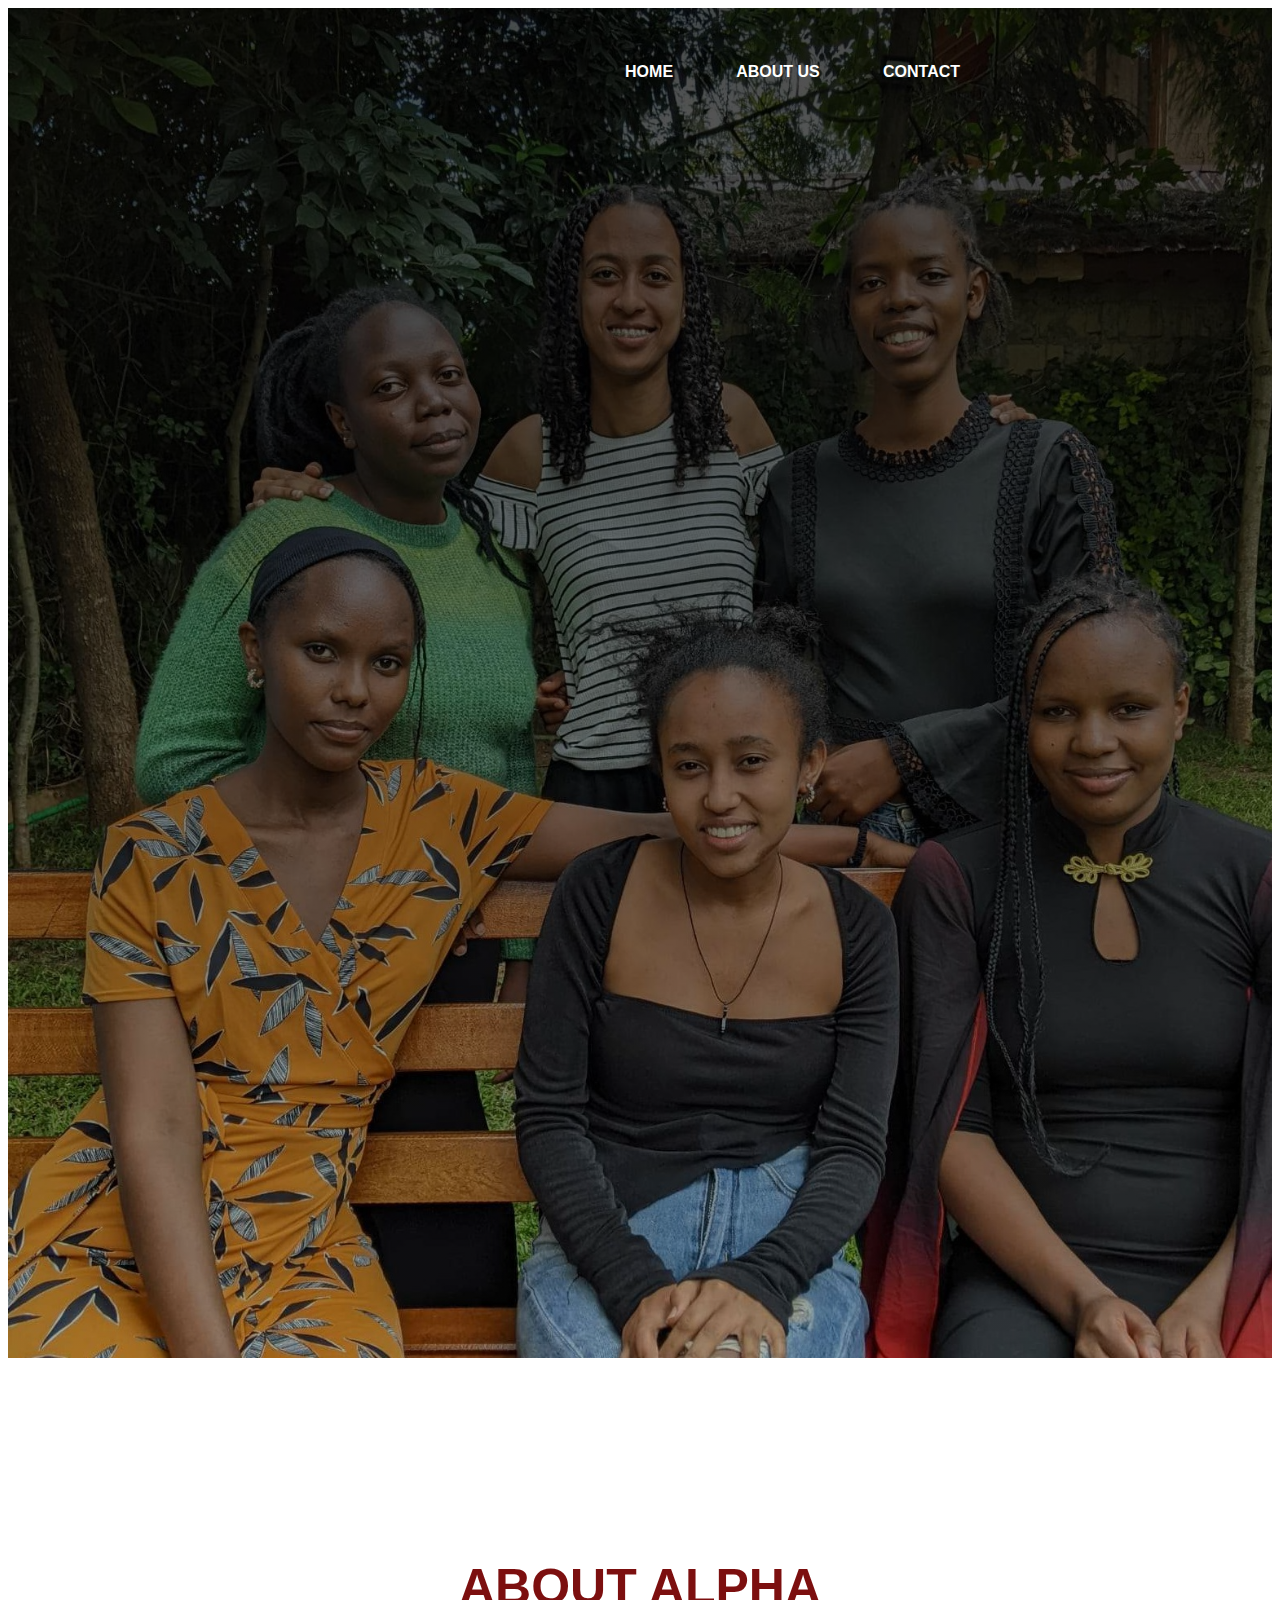
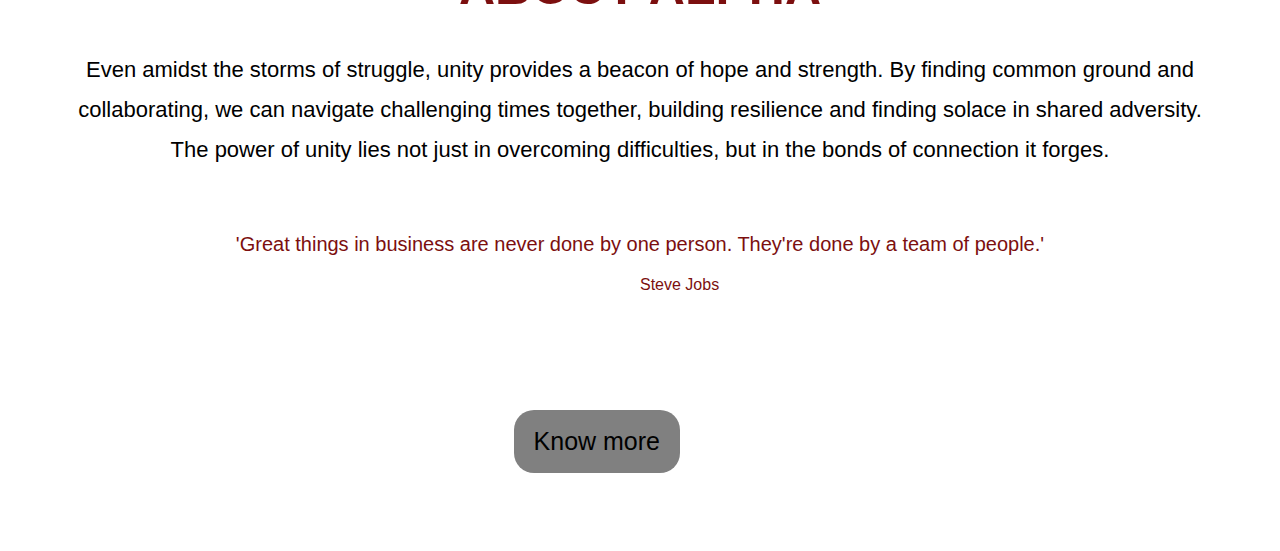
<file: about.html>
<!DOCTYPE html>
<html lang="en">

<head>
    <meta charset="UTF-8">
    <meta name="viewport" content="width=device-width, initial-scale=1.0">
    <link rel="stylesheet" href="about.css">
    <title>About us</title>
</head>

<body>
    <header>
        <div class="navbar">
            <a href="index.html">HOME </a>
            <a href="about.html">ABOUT US</a>
            <a href="contact">CONTACT</a>
        </div>
    </header>
    <div class="about-us">
        <!-- <div class="alpha-image">
            <img src="images/group pic.jpg">
        </div> -->
        <div class="alpha">
            <h1>ABOUT ALPHA</h1>
            <p>Even amidst the storms of struggle, unity provides a beacon of hope and strength. By finding common
                ground and<br> collaborating, we can navigate challenging times together, building resilience and
                finding solace in shared adversity.<br> The power of unity lies not just in overcoming difficulties,
                but in the bonds of connection it forges.
            </p>
        </div>

    </div>
    <p id="unity-quote">'Great things in business are never done by one person. They're done by a team of people.' </p>
    <p id="steve">Steve Jobs</p>


    <button onclick="myFunction()">Know more</button>
    <div id="personal-info">
        <div class="adeday-info">
            <div class="image">
                <img src="images/adeday.jpg">
            </div>
            <div class="adu-content">
                <p>I'm a determined and compassionate software engineer student who's deeply motivated by purpose,
                    resilience, and service. My journey has been shaped by both challenges and hope growing up in a
                    large family, facing the impacts of war, and still choosing to move forward with strength and
                    vision.<br><br> I'm passionate about using technology to solve real-world problems, especially in
                    under-resourced communities. That's why I dedicate time each week to self-study, community service,
                    and learning about sustainable energy and innovation. I believe knowledge should uplift, and I want
                    to be part of building a future where access, education, and technology go hand in hand.<br><br>
                    Each step I take, no matter how hard or slow, is part of a bigger dream to become not just skilled
                    technologist, but a force for good in my community and beyond. </p>
                <P id="first-author">ADEDAY HAFTU</P>
            </div>
        </div>
        <div class="queen-info">
            <div class="queen-content">
                <p>I'm passionate software engineering student with a curious mind and a love for continuous
                    learning.
                    I'm especially drawn to the world of problem solving.<br> Where she enjoys tackling challenges with
                    creativity and logic.<br> Whether it's debugging a tricky piece of code or designing efficient<br>
                    algoriyhms, I thrives when there's a puzzle to besolved. <br><br>Outside of programming, I am an
                    avid
                    reader, finding joy in stories that spark imagination or deepen her understanding of the world.
                    My
                    love for books also helps me think critically and see problems form multiple perspectives like<br> a
                    skill that greatly enhances her technical work. <br><br>Driven, thoughtful, and insightful, I
                    balance my
                    technical expertise with a reflective and inquisitive nature, making me a well-rounded learner
                    <br>and
                    a
                    promising future engineer.
                </p>
                <P id="second-author">KEZA QUEEN</P>
            </div>
            <div class="image">
                <img src="images/queen.jpg">
            </div>
        </div>
        <div class="marion-info">
            <div class="image">
                <img src="images/marion.jpg">
            </div>
            <div class="marion-content">
                <p>I'm an ambitious software engineering student who believes that excellence is built<br> through
                    consistence habits and daily growth. I'm not just learning to code, I'm <br>developing the
                    discipline to
                    become a thoughtful and impactful engineer.<br> Whether it's dedicating an hour each morning to
                    learning
                    a new framework<br> or reviewing code before bed, I treat her routine as the foundation of my
                    success.
                    <br><br>I'm passionate about self-improvement, often tracking my progress through journaling and
                    setting<br>
                    weekly goals. My love for structure doesn't make her rigid in fact, it fuels my creativity. With
                    every<br> habit I builds, I become more confident in tackling both technical challenges and personal
                    milstones. <br><br> Beyond the screen, I enjoy quiet mornings with a book, long walks to reflect,
                    and<br>
                    listening to podcasts that sharpen her mindset. I proof that success isn't a moment. <br>It's a
                    habit,
                    and she's building her future one intentional step at a time.
                </p>
                <P id="third-author">MARION NYAEISANGA</P>
            </div>
        </div>
        <div class="mildred-info">
            <div class="mildred-content">
                <p>I'm a thoughtfull and resilient software engineering student who approaches learning with patience,
                    purpose, and mindfulness. I don't just try to get things done quickly, I take my time to understand
                    concepts deeply and reflect on how they apply in the real world.<br><br> One of the habits that
                    shapes me most is daily reflection. Whether I'm journaling, meditating, or taking evening walks, I
                    make space to process my thoughts and stay grounded. This practice helps me move with intention,
                    both in life and in my work.<br><br>Alongside my technical studies, I read philosophy and psychology
                    to expand how I think </p>
                <P id="fourth-author">MILDRED OSEBE OCHOKI</P>
            </div>
            <div class="image">
                <img src="images/group pic.jpg">
            </div>

        </div>
        <div class="hani-info">
            <div class="image">
                <img src="images/hani.jpg">
            </div>
            <div class="hani-content">
                <p>I'm Hani, a passionate and curious software engineering student who trives on<br> exploration and
                    hands-on learning. I love diving into new technologies , experimenting with tools and , figuring
                    things out by building, breaking and, rebuilding. For me, learning happens best when I'm actively
                    engaged, not just reading about code, but creating with it.<br><br> One of my core habits is setting
                    weekly challenges for myself like building a small app, solving a set of algorithm problems, or
                    contributing to an open-source project. These personal goals keep me sharp and motivated. I also
                    keep a digital log of what I learn each week, which helps me track progress and stay
                    inspired<br><br> Outside of tech, I make time for things that fuel my curiosity like documentaries,
                    learning new languages, and connecting with people from different backgrounds. These experiences
                    shape how I think and code, helping me build software that's not only functional but also inclusive
                    and globally aware.</p>
                <P id="fifth-author">HANI AZANAW</P>
            </div>
        </div>
        <div class="sharley-info">
            <div class="sharley-content">
                <p>I'm a focused and detail-oriented software engineering student who believes that consistency and
                    precision are keys to success. I'm someone who pays attention to the little thingsin code, in
                    design, and in how people work together. I take pride in writing clean, readable code and in
                    understanding systems fromthe inside out.<br><br> One of my strongest habits is daily review and
                    revision. Each evening, I go over what I've learned, refactor a bit of old code, or revisit a
                    problem I didn't fully solve.It's my way of reinforcing knowledge and getting a bit better each day.
                    I also enjoy creating organized study plans and sticking to them, structure helpsme stay on track
                    without feeling overwhelmed.<br><br> Outside the classroom, I love organizing coding study groups
                    and helping others troubleshoot. Teaching and collaborating have become habits too. </p>
                <P id="six-author">SHIRLEY ABWOI</P>
            </div>
            <div class="image">
                <img src="images/sharley.jpg">
            </div>

        </div>

    </div>
    <script>
        function myFunction() {
            var x = document.getElementById("personal-info");
            if (x.style.display === "none") {
                x.style.display = "block";
            } else {
                x.style.display = "none";
            }
        }
    </script>
</body>

</html>
</file>
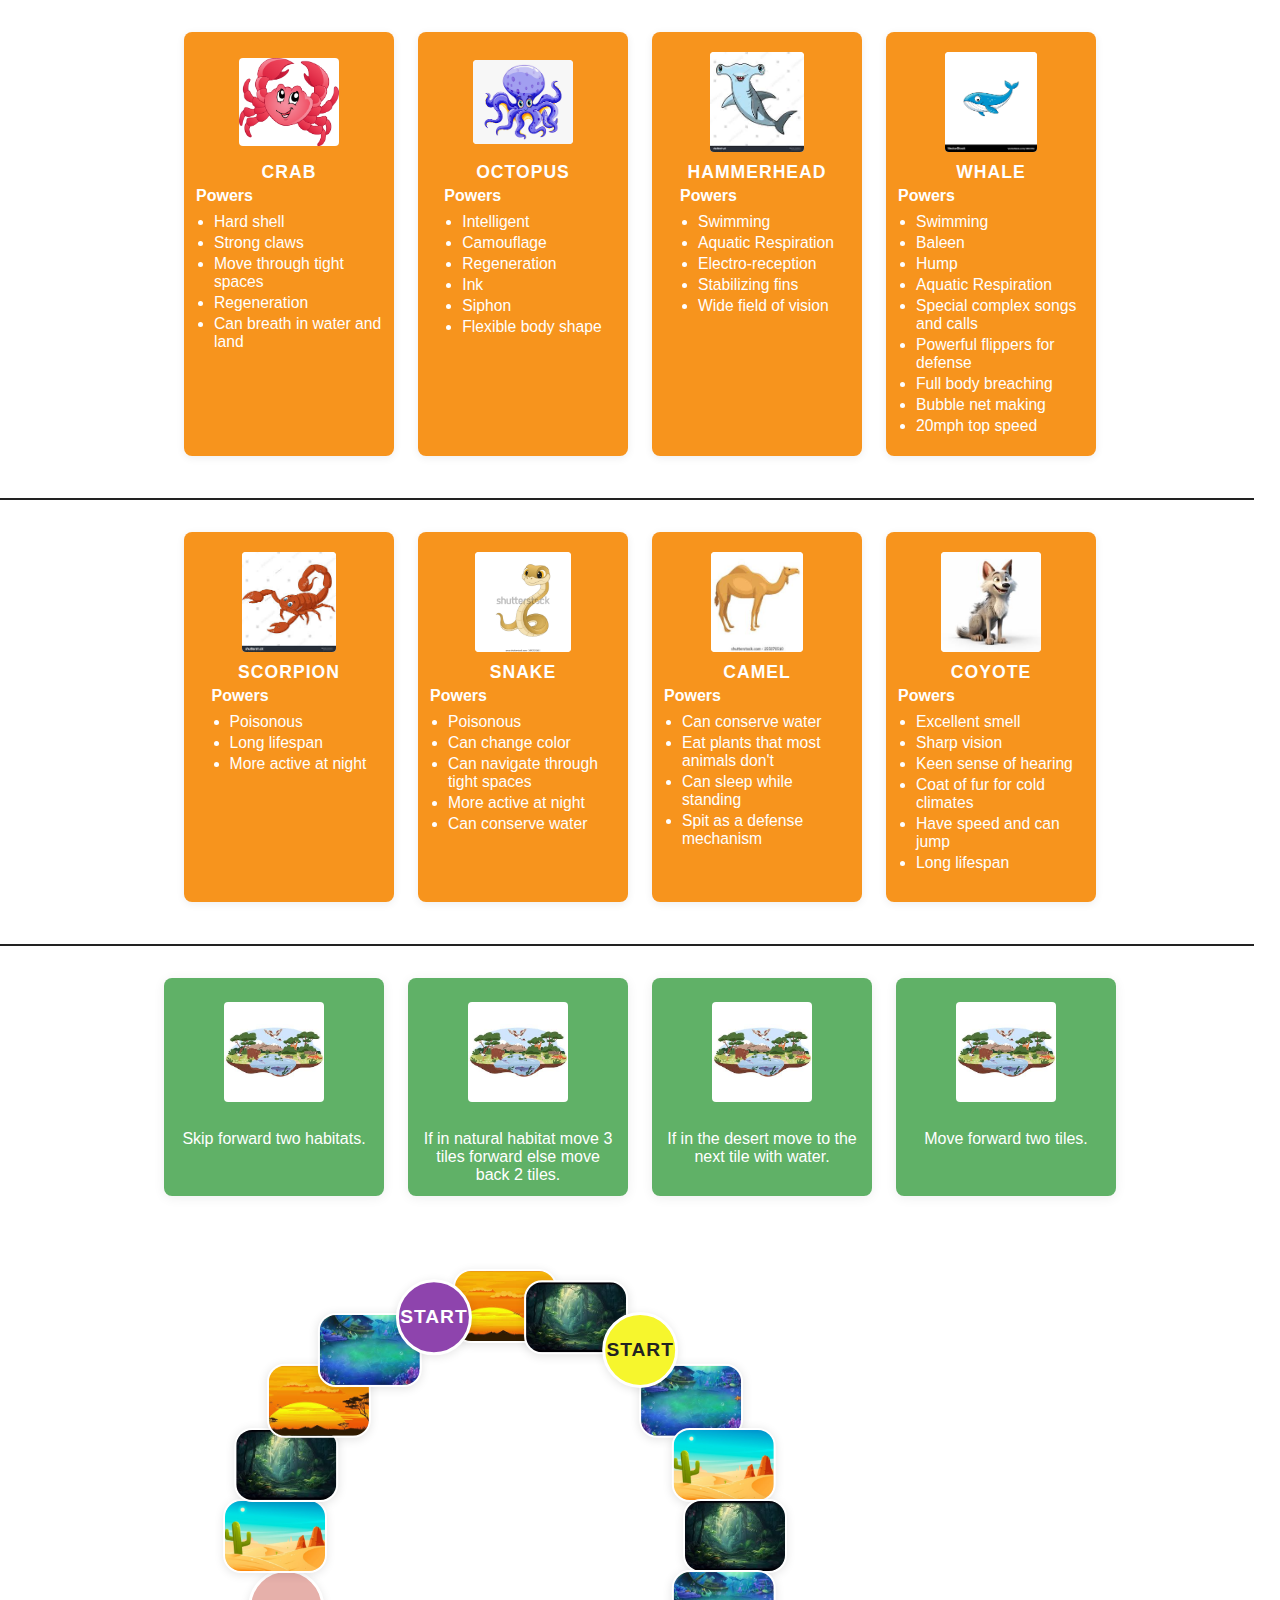
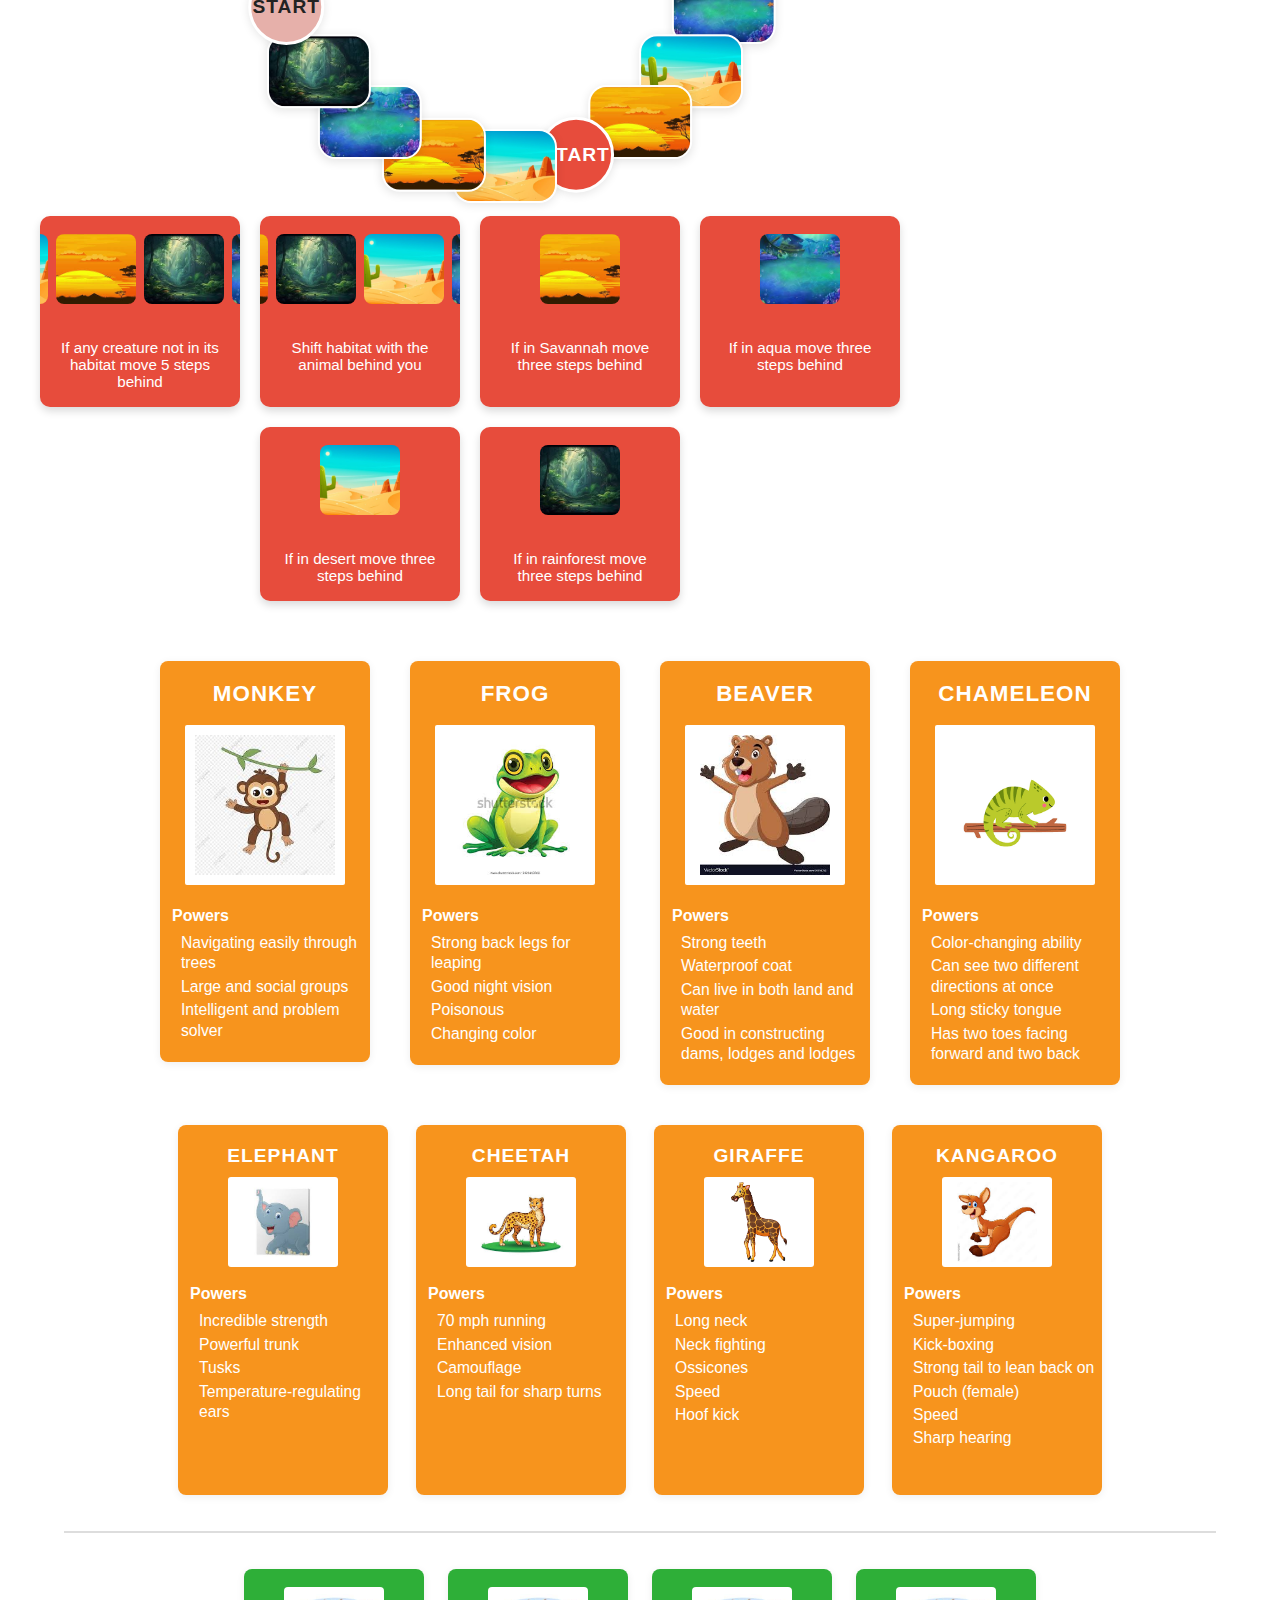
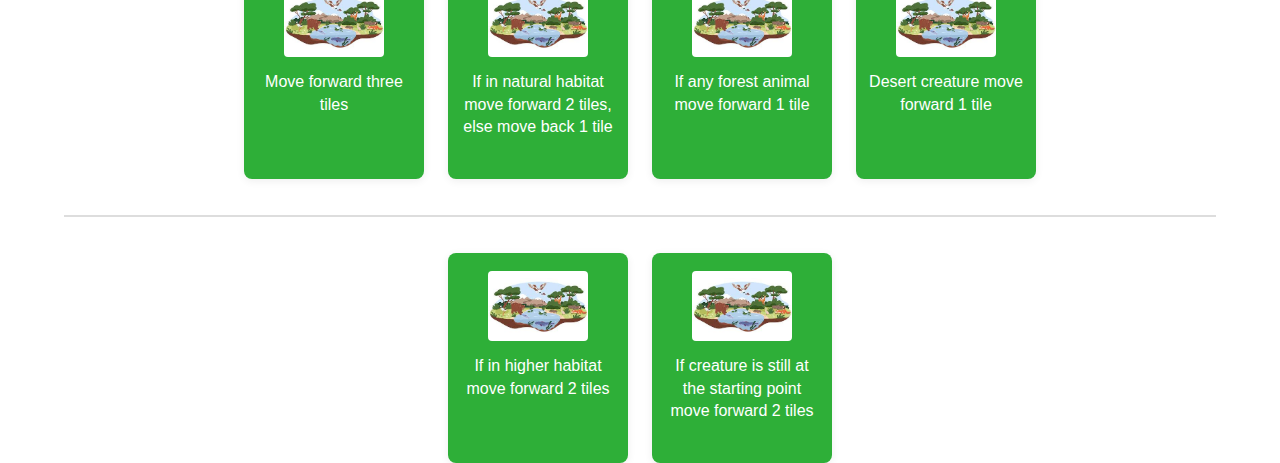
<file: game.html>
<!DOCTYPE html>
<html lang="en">
<head>
  <meta charset="UTF-8">
  <title>Animal Powers Board Game</title>
  <link rel="stylesheet" href="game.css">
</head>
<body>
  <div class="card-row blue-row">
    <div class="animal-card blue">
      <div class="img-holder">
        <img src="images/crab.png" alt="Crab">
      </div>
      <div class="card-content">
        <h3>CRAB</h3>
        <div class="powers-title">Powers</div>
        <ul>
          <li>Hard shell</li>
          <li>Strong claws</li>
          <li>Move through tight spaces</li>
          <li>Regeneration</li>
          <li>Can breath in water and land</li>
        </ul>
      </div>
    </div>
    <div class="animal-card blue">
      <div class="img-holder">
        <img src="images/octopus.png" alt="Octopus">
      </div>
      <div class="card-content">
        <h3>OCTOPUS</h3>
        <div class="powers-title">Powers</div>
        <ul>
          <li>Intelligent</li>
          <li>Camouflage</li>
          <li>Regeneration</li>
          <li>Ink</li>
          <li>Siphon</li>
          <li>Flexible body shape</li>
        </ul>
      </div>
    </div>
    <div class="animal-card blue">
      <div class="img-holder">
        <img src="images/hammerhead.jpeg" alt="Hammerhead">
      </div>
      <div class="card-content">
        <h3>HAMMERHEAD</h3>
        <div class="powers-title">Powers</div>
        <ul>
          <li>Swimming</li>
          <li>Aquatic Respiration</li>
          <li>Electro-reception</li>
          <li>Stabilizing fins</li>
          <li>Wide field of vision</li>
        </ul>
      </div>
    </div>
    <div class="animal-card blue">
      <div class="img-holder">
        <img src="images/whale.png" alt="Whale">
      </div>
      <div class="card-content">
        <h3>WHALE</h3>
        <div class="powers-title">Powers</div>
        <ul>
          <li>Swimming</li>
          <li>Baleen</li>
          <li>Hump</li>
          <li>Aquatic Respiration</li>
          <li>Special complex songs and calls</li>
          <li>Powerful flippers for defense</li>
          <li>Full body breaching</li>
          <li>Bubble net making</li>
          <li>20mph top speed</li>
        </ul>
      </div>
    </div>
  </div>

  <hr class="divider">

  <div class="card-row yellow-row">
    <div class="animal-card yellow">
      <div class="img-holder">
        <img src="images/scorpion.jpeg" alt="Scorpion">
      </div>
      <div class="card-content">
        <h3>SCORPION</h3>
        <div class="powers-title">Powers</div>
        <ul>
          <li>Poisonous</li>
          <li>Long lifespan</li>
          <li>More active at night</li>
        </ul>
      </div>
    </div>
    <div class="animal-card yellow">
      <div class="img-holder">
        <img src="images/snake.webp" alt="Snake">
      </div>
      <div class="card-content">
        <h3>SNAKE</h3>
        <div class="powers-title">Powers</div>
        <ul>
          <li>Poisonous</li>
          <li>Can change color</li>
          <li>Can navigate through tight spaces</li>
          <li>More active at night</li>
          <li>Can conserve water</li>
        </ul>
      </div>
    </div>
    <div class="animal-card yellow">
      <div class="img-holder">
        <img src="images/camel.jpeg" alt="Camel">
      </div>
      <div class="card-content">
        <h3>CAMEL</h3>
        <div class="powers-title">Powers</div>
        <ul>
          <li>Can conserve water</li>
          <li>Eat plants that most animals don't</li>
          <li>Can sleep while standing</li>
          <li>Spit as a defense mechanism</li>
        </ul>
      </div>
    </div>
    <div class="animal-card yellow">
      <div class="img-holder">
        <img src="images/coyote.jpeg" alt="Coyote">
      </div>
      <div class="card-content">
        <h3>COYOTE</h3>
        <div class="powers-title">Powers</div>
        <ul>
          <li>Excellent smell</li>
          <li>Sharp vision</li>
          <li>Keen sense of hearing</li>
          <li>Coat of fur for cold climates</li>
          <li>Have speed and can jump</li>
          <li>Long lifespan</li>
        </ul>
      </div>
    </div>
  </div>

  <hr class="divider">

  <div class="card-row green-row">
    <div class="info-card green">
      <img src="images/nature.jpeg" alt="Habitat">
      <p>Skip forward two habitats.</p>
    </div>
    <div class="info-card green">
      <img src="images/nature.jpeg" alt="Habitat">
      <p>If in natural habitat move 3 tiles forward else move back 2 tiles.</p>
    </div>
    <div class="info-card green">
      <img src="images/nature.jpeg" alt="Habitat">
      <p>If in the desert move to the next tile with water.</p>
    </div>
    <div class="info-card green">
      <img src="images/nature.jpeg" alt="Habitat">
      <p>Move forward two tiles.</p>
    </div>
  </div>
  <body>
  <div class="board-container">
    <div class="oval-track">
      <div class="tile" style="--i:0"><img src="images/sunlight.jpeg" alt=""></div>
      <div class="tile" style="--i:1"><img src="images/rainforest.jpeg" alt=""></div>
      <div class="tile" style="--i:3"><img src="images/bluaaqua.jpeg" alt=""></div>
      <div class="tile" style="--i:4"><img src="images/desert.jpg" alt=""></div>
      <div class="tile" style="--i:2"><div class="start-circle" style="background:#f6f62d">START</div></div>
      <div class="tile" style="--i:5"><img src="images/rainforest.jpeg" alt=""></div>
      <div class="tile" style="--i:6"><img src="images/bluaaqua.jpeg" alt=""></div>
      <div class="tile" style="--i:7"><img src="images/desert.jpg" alt=""></div>
      <div class="tile" style="--i:8"><img src="images/sunlight.jpeg" alt=""></div>
      <div class="tile" style="--i:9"><div class="start-circle" style="background:#e74c3c">START</div></div>
      <div class="tile" style="--i:10"><img src="images/desert.jpg" alt=""></div>
      <div class="tile" style="--i:11"><img src="images/sunlight.jpeg" alt=""></div>
      <div class="tile" style="--i:12"><img src="images/bluaaqua.jpeg" alt=""></div>
      <div class="tile" style="--i:13"><img src="images/rainforest.jpeg" alt=""></div>
      <div class="tile" style="--i:14"><div class="start-circle" style="background:#e6b0aa">START</div></div>
      <div class="tile" style="--i:15"><img src="images/desert.jpg" alt=""></div>
      <div class="tile" style="--i:16"><img src="images/rainforest.jpeg" alt=""></div>
      <div class="tile" style="--i:17"><img src="images/sunlight.jpeg" alt=""></div>
      <div class="tile" style="--i:18"><img src="images/bluaaqua.jpeg" alt=""></div>
      <div class="tile" style="--i:19"><div class="start-circle" style="background:#8e44ad">START</div></div>
    </div>
  </div>
<div class="rules-container">
    <div class="rule-card">
      <div class="image-container">
        <img src="images/desert.jpg" alt="Habitat Image">
        <img src="images/sunlight.jpeg" alt="Habitat Image">
        <img src="images/rainforest.jpeg" alt="Habitat Image">
        <img src="images/bluaaqua.jpeg" alt="Habitat Image">
      </div>
      <p>If any creature not in its habitat move 5 steps behind</p>
    </div>

    <div class="rule-card">
      <div class="image-container">
        <img src="images/sunlight.jpeg" alt="Habitat Image">
        <img src="images/rainforest.jpeg" alt="Habitat Image">
           <img src="images/desert.jpg" alt="Habitat Image">
        <img src="images/bluaaqua.jpeg" alt="Habitat Image">
      </div>
      <p>Shift habitat with the animal behind you</p>
    </div>

    <div class="rule-card">
      <div class="image-container">
        <img src="images/sunlight.jpeg" alt="Savannah Image">
      </div>
      <p>If in Savannah move three steps behind</p>
    </div>

    <div class="rule-card">
      <div class="image-container">
        <img src="images/bluaaqua.jpeg" alt="Aqua Image">
      </div>
      <p>If in aqua move three steps behind</p>
    </div>

    <div class="rule-card">
      <div class="image-container">
        <img src="images/desert.jpg" alt="Desert Image">
      </div>
      <p>If in desert move three steps behind</p>
    </div>

    <div class="rule-card">
      <div class="image-container">
        <img src="images/rainforest.jpeg" alt="Rainforest Image">
      </div>
      <p>If in rainforest move three steps behind</p>
    </div>
  </div>

  <div class="cards-container">
    <div class="animal-card">
      <div class="animal-title">MONKEY</div>
      <div class="animal-image">
        <img src="images/monkey.jpeg" alt="Monkey">
      </div>
      <div class="powers-title">Powers</div>
      <ul class="powers-list">
        <li>Navigating easily through trees</li>
        <li>Large and social groups</li>
        <li>Intelligent and problem solver</li>
      </ul>
    </div>
    <div class="animal-card">
      <div class="animal-title">FROG</div>
      <div class="animal-image">
        <img src="images/frog.jpeg" alt="Frog">
      </div>
      <div class="powers-title">Powers</div>
      <ul class="powers-list">
        <li>Strong back legs for leaping</li>
        <li>Good night vision</li>
        <li>Poisonous</li>
        <li>Changing color</li>
      </ul>
    </div>
    <div class="animal-card">
      <div class="animal-title">BEAVER</div>
      <div class="animal-image">
        <img src="images/beaver.jpeg" alt="Beaver">
      </div>
      <div class="powers-title">Powers</div>
      <ul class="powers-list">
        <li>Strong teeth</li>
        <li>Waterproof coat</li>
        <li>Can live in both land and water</li>
        <li>Good in constructing dams, lodges and lodges</li>
      </ul>
    </div>
    <div class="animal-card">
      <div class="animal-title">CHAMELEON</div>
      <div class="animal-image">
        <img src="images/chameleon.png" alt="Chameleon">
      </div>
      <div class="powers-title">Powers</div>
      <ul class="powers-list">
        <li>Color-changing ability</li>
        <li>Can see two different directions at once</li>
        <li>Long sticky tongue</li>
        <li>Has two toes facing forward and two back</li>
      </ul>
    </div>
  </div>
  <div class="section animal-section">
    <div class="animal-card orange">
      <div class="card-title">ELEPHANT</div>
      <div class="card-image">
        <img src="images/elephant.jpeg" alt="Elephant">
      </div>
      <div class="powers-title">Powers</div>
      <ul class="powers-list">
        <li>Incredible strength</li>
        <li>Powerful trunk</li>
        <li>Tusks</li>
        <li>Temperature-regulating ears</li>
      </ul>
    </div>
    <div class="animal-card orange">
      <div class="card-title">CHEETAH</div>
      <div class="card-image">
        <img src="images/cheetah.jpeg" alt="Cheetah">
      </div>
      <div class="powers-title">Powers</div>
      <ul class="powers-list">
        <li>70 mph running</li>
        <li>Enhanced vision</li>
        <li>Camouflage</li>
        <li>Long tail for sharp turns</li>
      </ul>
    </div>
    <div class="animal-card orange">
      <div class="card-title">GIRAFFE</div>
      <div class="card-image">
        <img src="images/giraffe.png" alt="Giraffe">
      </div>
      <div class="powers-title">Powers</div>
      <ul class="powers-list">
        <li>Long neck</li>
        <li>Neck fighting</li>
        <li>Ossicones</li>
        <li>Speed</li>
        <li>Hoof kick</li>
      </ul>
    </div>
    <div class="animal-card orange">
      <div class="card-title">KANGAROO</div>
      <div class="card-image">
        <img src="images/kangaroo.jpeg" alt="Kangaroo">
      </div>
      <div class="powers-title">Powers</div>
      <ul class="powers-list">
        <li>Super-jumping</li>
        <li>Kick-boxing</li>
        <li>Strong tail to lean back on</li>
        <li>Pouch (female)</li>
        <li>Speed</li>
        <li>Sharp hearing</li>
      </ul>
    </div>
  </div>

  <hr>

  <div class="section green-section">
    <div class="green-card">
      <img src="images/nature.jpeg" alt="Habitat">
      <div class="green-text">Move forward three tiles</div>
    </div>
    <div class="green-card">
      <img src="images/nature.jpeg" alt="Habitat">
      <div class="green-text">If in natural habitat move forward 2 tiles, else move back 1 tile</div>
    </div>
    <div class="green-card">
      <img src="images/nature.jpeg" alt="Habitat">
      <div class="green-text">If any forest animal move forward 1 tile</div>
    </div>
    <div class="green-card">
      <img src="images/nature.jpeg" alt="Habitat">
      <div class="green-text">Desert creature move forward 1 tile</div>
    </div>
  </div>

  <hr>

  <div class="section green-section">
    <div class="green-card">
      <img src="images/nature.jpeg" alt="Habitat">
      <div class="green-text">If in higher habitat move forward 2 tiles</div>
    </div>
    <div class="green-card">
      <img src="images/nature.jpeg" alt="Habitat">
      <div class="green-text">If creature is still at the starting point move forward 2 tiles</div>
    </div>
  </div>


</body>
</html>
</file>
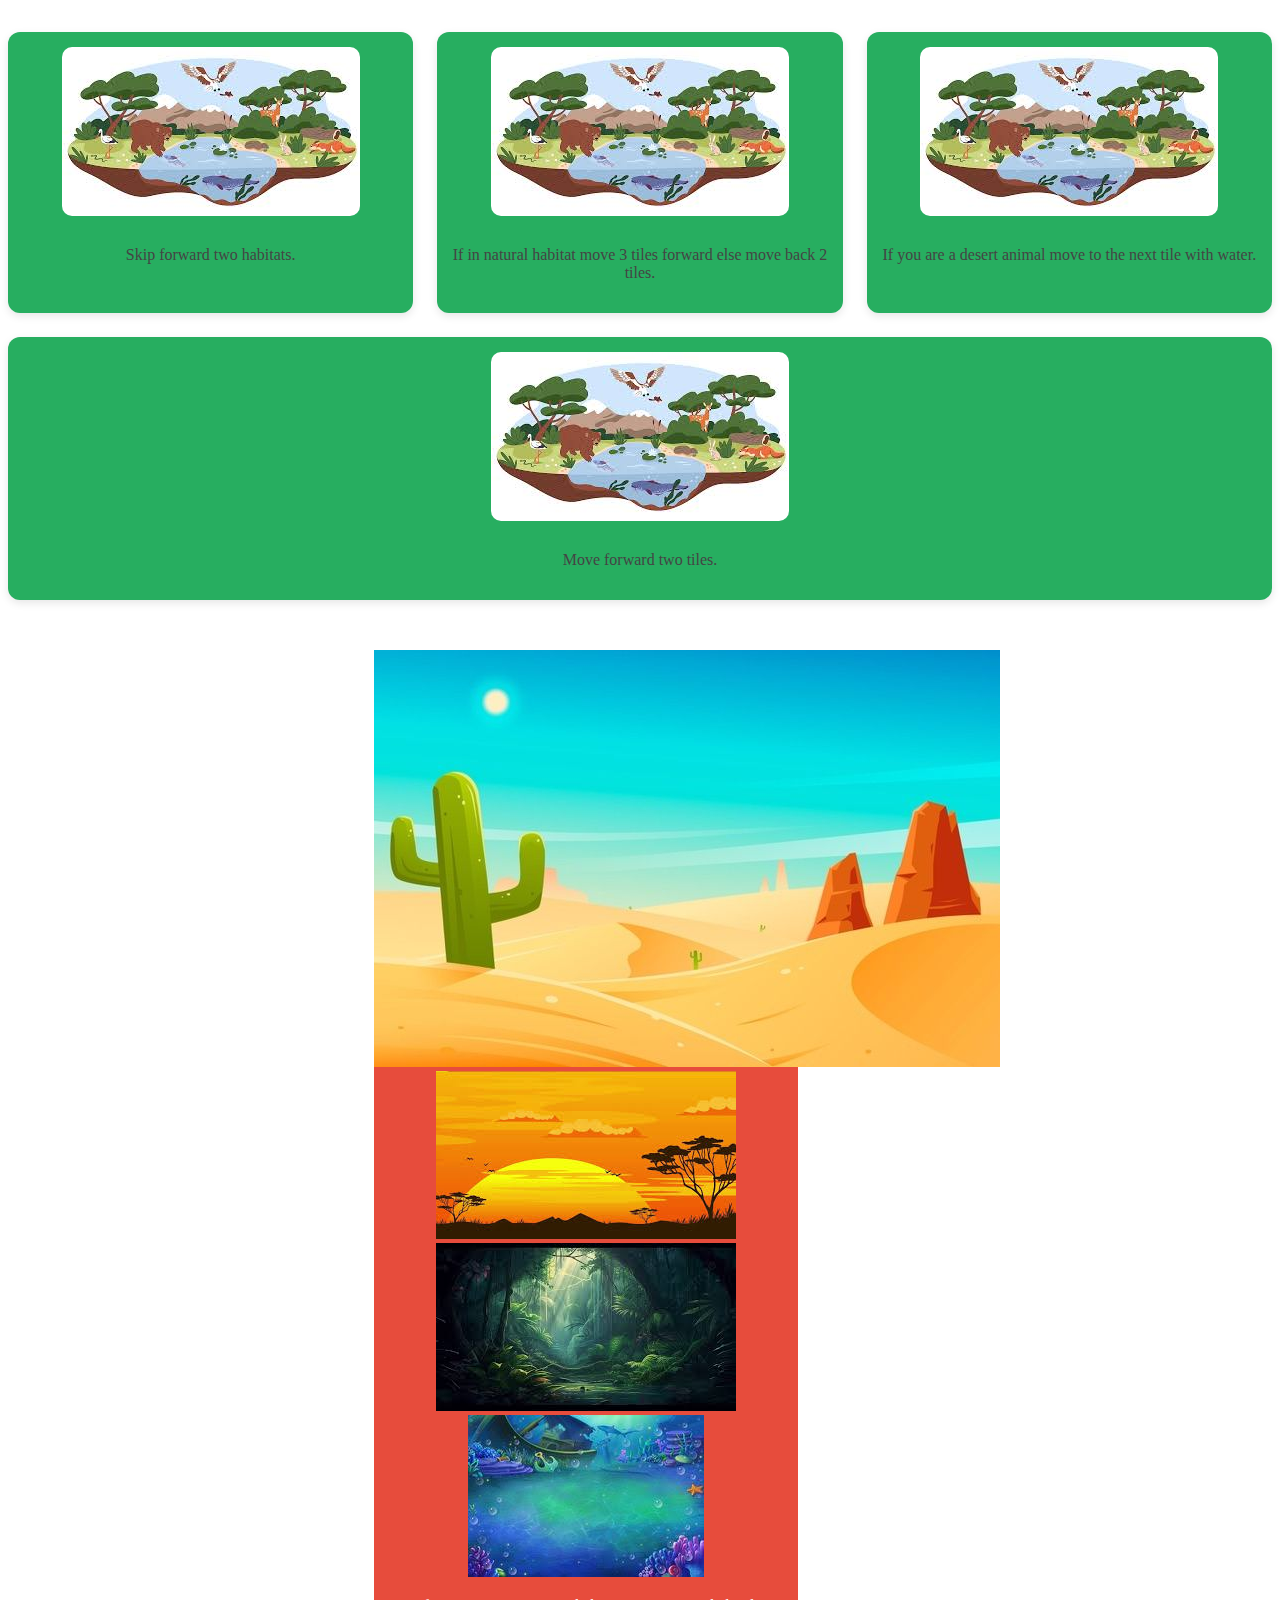
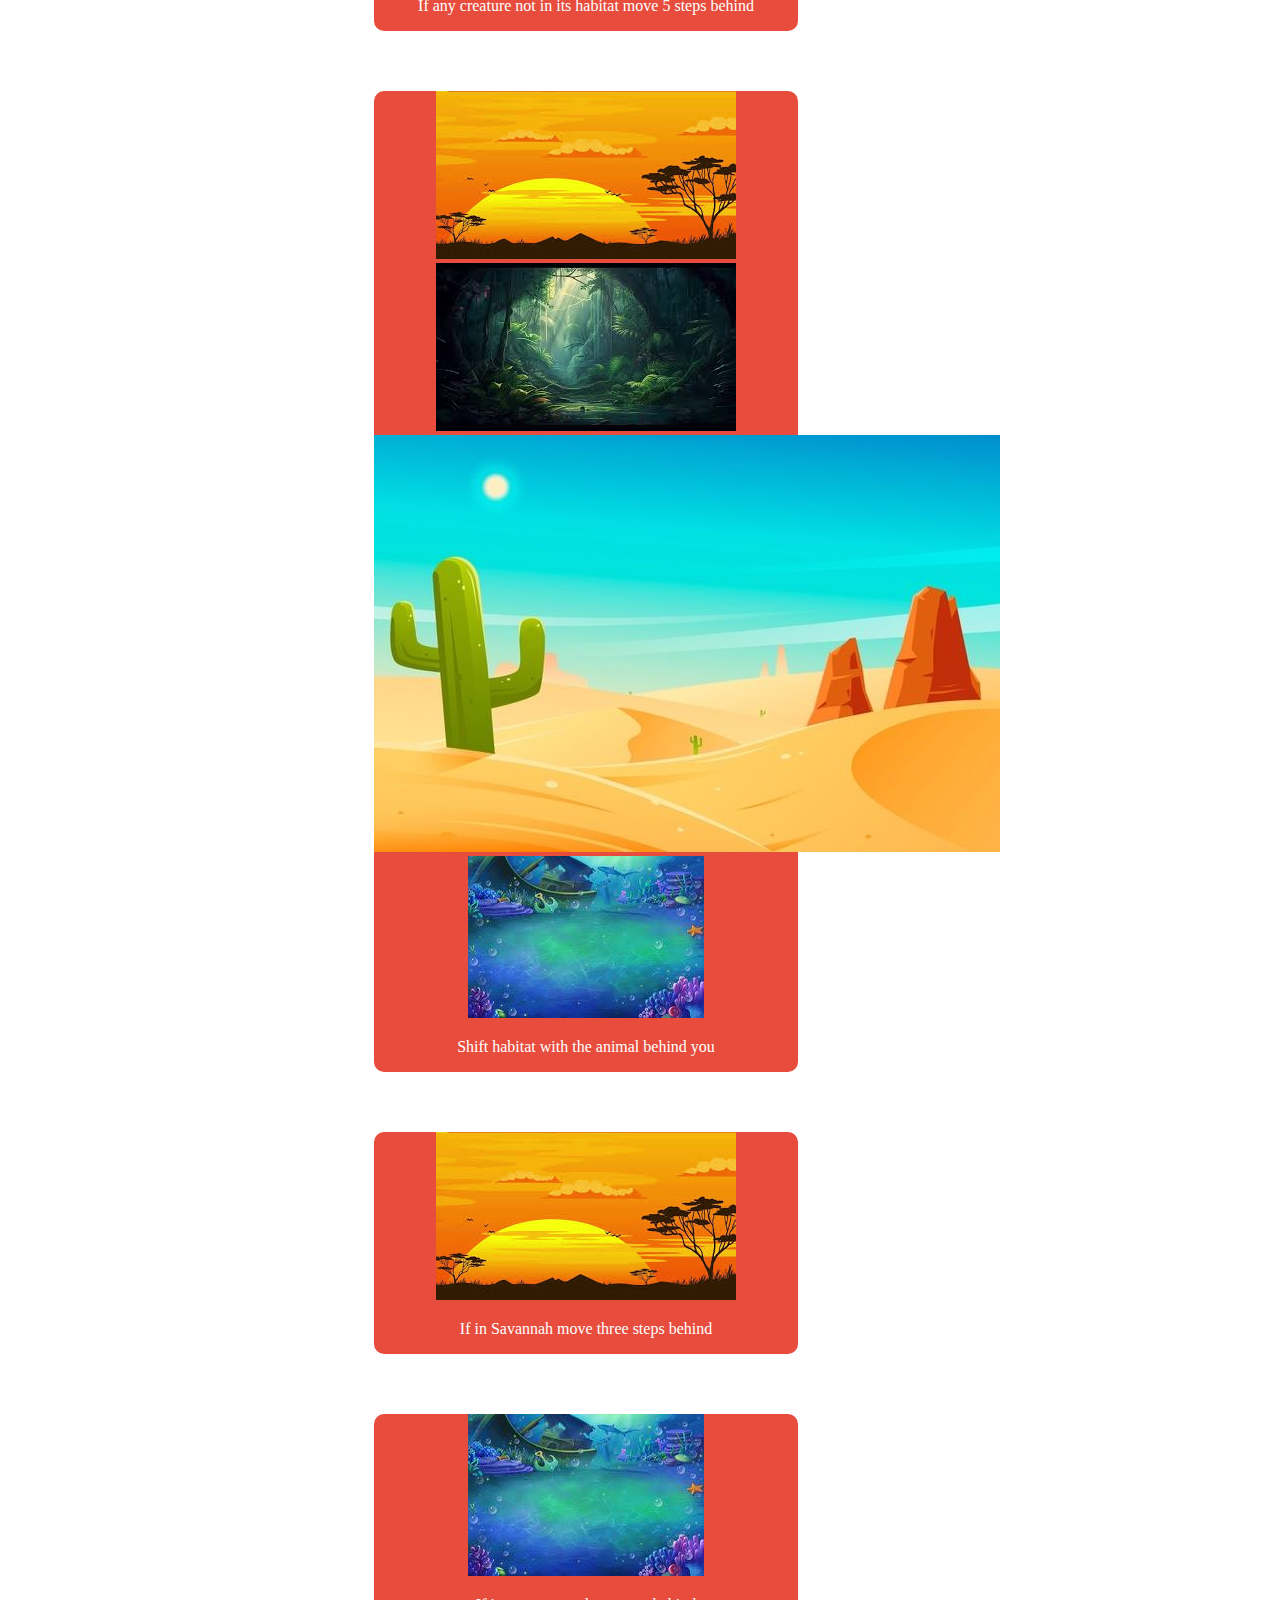
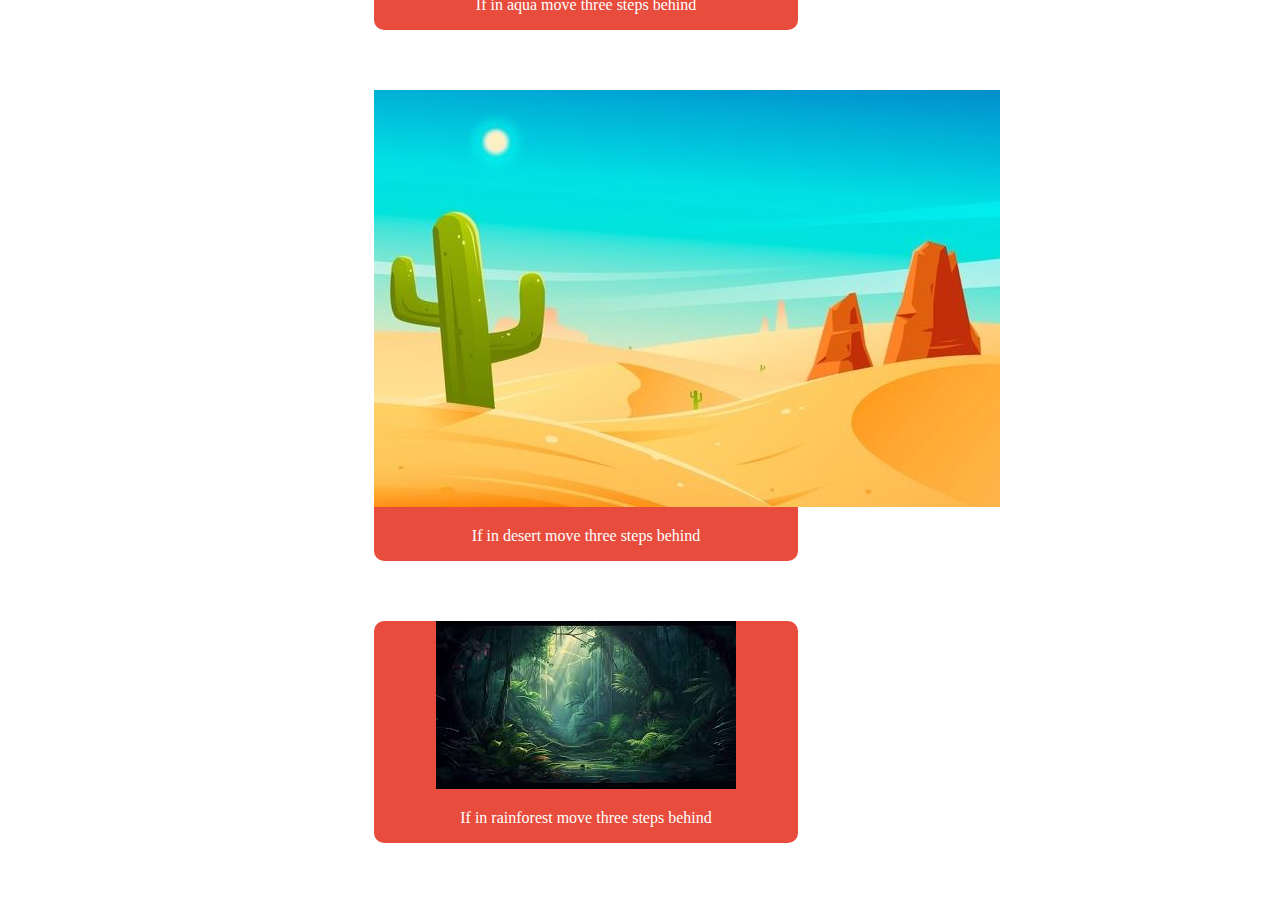
<file: rules.html>
<!DOCTYPE html>
<html lang="en">
<head>
    <meta charset="UTF-8">
    <meta name="viewport" content="width=device-width, initial-scale=1.0">
    <title>Rules</title>
    <link rel="stylesheet" href="rules.css" />
</head>
<body>
    
<div class="card-row green-row">
    <div class="info-card green">
      <img src="images/nature.jpeg" alt="Habitat">
      <p>Skip forward two habitats.</p>
    </div>
    <div class="info-card green">
      <img src="images/nature.jpeg" alt="Habitat">
      <p>If in natural habitat move 3 tiles forward else move back 2 tiles.</p>
    </div>
    <div class="info-card green">
      <img src="images/nature.jpeg" alt="Habitat">
      <p>If you are a desert animal move to the next tile with water.</p>
    </div>
    <div class="info-card green">
      <img src="images/nature.jpeg" alt="Habitat">
      <p>Move forward two tiles.</p>
    </div>
  </div>




  <div class="rules">
  <div class="rules-container">
    <div class="rule-card">
      <div class="image-container">
        <img src="images/desert.jpg" alt="Habitat Image">
        <img src="images/sunlight.jpeg" alt="Habitat Image">
        <img src="images/rainforest.jpeg" alt="Habitat Image">
        <img src="images/bluaaqua.jpeg" alt="Habitat Image">
      </div>
      <p>If any creature not in its habitat move 5 steps behind</p>
    </div>

    <div class="rule-card">
      <div class="image-container">
        <img src="images/sunlight.jpeg" alt="Habitat Image">
        <img src="images/rainforest.jpeg" alt="Habitat Image">
           <img src="images/desert.jpg" alt="Habitat Image">
        <img src="images/bluaaqua.jpeg" alt="Habitat Image">
      </div>
      <p>Shift habitat with the animal behind you</p>
    </div>

    <div class="rule-card">
      <div class="image-container">
        <img src="images/sunlight.jpeg" alt="Savannah Image">
      </div>
      <p>If in Savannah move three steps behind</p>
    </div>

    <div class="rule-card">
      <div class="image-container">
        <img src="images/bluaaqua.jpeg" alt="Aqua Image">
      </div>
      <p>If in aqua move three steps behind</p>
    </div>

    <div class="rule-card">
      <div class="image-container">
        <img src="images/desert.jpg" alt="Desert Image">
      </div>
      <p>If in desert move three steps behind</p>
    </div>

    <div class="rule-card">
      <div class="image-container">
        <img src="images/rainforest.jpeg" alt="Rainforest Image">
      </div>
      <p>If in rainforest move three steps behind</p>
    </div>
  </div>
</div>






</body>
</html>
</file>
<file: about.css>
body {
    font-family: sans-serif;
    overflow-x: hidden;
}
header {
    background-image: linear-gradient(rgba(0, 0, 0, 0.7), rgba(0, 0, 0, 0.3)), url(images/neew.jpg);
    background-repeat: no-repeat;
    background-size: cover;
    height: 150vh;
    width: 100%;
}

.navbar {
    justify-content: center;
    gap: 10%;
    display: flex;
    border-radius: 25px;
    padding: 15px;
    width: 50%;
    margin-left: 12cm;

}

a {
    text-decoration: none;
    color: white;
    font-weight: bold;
    margin-top: 40px;
}

/* 
.about-us {

    display: flex;
    gap: 30px;
    margin-top: 10%;
} */
.image img {
    width: 600px;
    border-radius: 70px;
}

#personal-info {
    display: none;
}

.alpha {
    margin-top: 200px;
    /* margin-left: 20%; */

    h1 {
        color: rgb(124, 15, 15);
        font-size: 50px;
        text-align: center;

    }

    p {
        font-size: 22px;
        line-height: 40px;
        color: black;
        text-align: center;

    }


}

.alpha-image img {
    width: 90vw;
    height: 140vh;
    margin-left: 5%;
    border-radius: 20px;
    filter: brightness(0.7);
    /* position: relative; */
}

#unity-quote {
    color: rgb(124, 15, 15);
    /* margin-left: 20%; */
    text-align: center;
    margin-top: 5%;
    font-size: 20px;
}

#steve {
    color: rgb(124, 15, 15);
    margin-left: 50%;
    font-size: 16px;
}

button {
    width: 13vw;
    height: 7vh;
    background-color: gray;
    border-radius: 20px;
    border: none;
    margin-bottom: 70px;
    font-size: 25px;
    margin-left: 40%;
    margin-top: 100px;
}

.adeday-info {
    display: flex;
    gap: 50px;
    margin-left: 160px;
}

.adu-content {
    line-height: 30px;
    font-size: 19px;
    margin-top: 150px;

    width: 45%;
}

#first-author {
    color: rgb(148, 13, 13);
    margin-left: 430px;
}

.queen-info {
    display: flex;
    gap: 140px;
    margin-left: 23%;
    margin-top: 100px;

}

.queen-content {
    margin-top: 130px;
    line-height: 30px;
    font-size: 19px;
    color: black;
}

#second-author {
    color: rgb(148, 13, 13);
    margin-left: 430px;
}

.marion-info {
    display: flex;
    gap: 50px;
    margin-left: 160px;
    margin-top: 60px;
}

.marion-image img {
    height: 20vh;
    width: 42vw;
}

.marion-content {
    line-height: 30px;
    font-size: 19px;
    color: black;
    margin-top: 200px;
}

#third-author {
    color: rgb(148, 13, 13);
    margin-left: 430px;
}

.mildred-info {
    display: flex;
    gap: 50px;
    margin-left: 40%;
}

.mildred-image img {
    height: 90vh;
    width: 42vw;
}

.mildred-content {
     line-height: 30px;
    font-size: 19px;
    margin-top: 150px;

    width: 45%;
}
#fourth-author {
    color: rgb(148, 13, 13);
    margin-left: 160px;
}


.hani-info {
    display: flex;
    gap: 50px;
    margin-left: 160px;
    margin-top: 150px;
}

.hani-image img {
    height: 90vh;
    width: 42vw;
}

.hani-content {
    line-height: 30px;
    font-size: 19px;
    margin-top: 140px;

    width: 40%;
}

#fifth-author {
    color: rgb(148, 13, 13);
    margin-left: 430px;
}

.sharley-info {
    display: flex;
    gap: 70px;
    margin-left: 20%;
    margin-top: 130px;
}

.sharley-image img {
    height: 90vh;
    width: 42vw;
}

.sharley-content {
    line-height: 30px;
    font-size: 19px;
    margin-top: 150px;

    width: 45%;
}

#six-author {
    color: rgb(148, 13, 13);
    margin-left: 430px;
}
</file>
<file: game.css>
body {
  background: #fff;
  font-family: 'Segoe UI', Arial, sans-serif;
  margin: 0;
  padding: 0;
  align-items: center;
 justify-content: center;

}

.card-row {
  display: flex;
  justify-content: center;
  gap: 24px;
  margin: 32px 0 0 0;
  flex-wrap: wrap;
}

.animal-card, .info-card {
  border-radius: 8px;
  box-shadow: 0 2px 12px rgba(0,0,0,0.07);
  width: 220px;
  min-height: 340px;
  display: flex;
  flex-direction: column;
  align-items: center;
  padding: 18px 12px 18px 12px;
  box-sizing: border-box;
}

.animal-card .img-holder, .info-card img {
  width: 100px;
  height: 100px;
  margin: 0 auto 10px auto;
  display: flex;
  align-items: center;
  justify-content: center;
}

.animal-card .img-holder img, .info-card img {
  max-width: 100%;
  max-height: 100%;
  object-fit: contain;
  border-radius: 4px;
  background: #fff;
}

.animal-card h3 {
  margin: 0 0 4px 0;
  font-size: 1.1em;
  letter-spacing: 1px;
  text-align: center;
  font-weight: 700;
}

.powers-title {
  font-weight: bold;
  margin: 8px 0 4px 0;
  font-size: 1em;
  text-align: left;
 
}

.animal-card ul {
  margin: 0;
  padding-left: 18px;
  font-size: 0.98em;
}

.animal-card ul li {
  margin-bottom: 3px;
}

.info-card {
  min-height: 200px;
  justify-content: flex-start;
  padding-top: 24px;
  padding-bottom: 12px;
  text-align: center;
}

.info-card p {
  font-size: 1em;
  margin: 18px 0 0 0;
  color: #fff;
  font-weight: 500;
}

.blue {
  background: #6fa8dc;
  color: #fff;
}

.yellow {
  background: #e6be61;
  color: #fff;
}

.green {
  background: #60b167;
  color: #fff;
}

.divider {
  border: none;
  border-top: 2px solid #222;
  margin: 42px 0 0 0;
  width: 98%;
}

@media (max-width: 1100px) {
  .card-row {
    gap: 14px;
  }
  .animal-card, .info-card {
    width: 180px;
    min-height: 260px;
    padding: 12px 6px 12px 6px;
  }
  .animal-card .img-holder, .info-card img {
    width: 70px;
    height: 70px;
  }
}

@media (max-width: 800px) {
  .card-row {
    flex-wrap: wrap;
    gap: 10px;
  }
  .animal-card, .info-card {
    width: 98vw;
    max-width: 350px;
    margin: 0 auto;
  }
}


.board-container {
  width: 900px;
  height: 600px;
  display: flex;
  justify-content: center;
  align-items: center;
}

.oval-track {
  position: relative;
  width: 820px;
  height: 500px;
  margin: 0 auto;
}

.tile {
  --tiles: 20;
  position: absolute;
  left: 50%;
  top: 50%;
  width: 110px;
  height: 80px;
  transform: 
    rotate(calc(var(--i) * (360deg / var(--tiles))))
    translateY(-230px)
    rotate(calc(var(--i) * (-360deg / var(--tiles))));
  display: flex;
  justify-content: center;
  align-items: center;
  background: transparent;
}

.tile img {
  width: 100px;
  height: 70px;
  object-fit: cover;
  border-radius: 18px;
  border: 2px solid #fff;
  box-shadow: 0 2px 10px rgba(0,0,0,0.10);
  background: #eee;
}

.start-circle {
  width: 70px;
  height: 70px;
  border-radius: 50%;
  color: #222;
  font-weight: bold;
  font-size: 1.2em;
  display: flex;
  align-items: center;
  justify-content: center;
  border: 3px solid #fff;
  box-shadow: 0 2px 10px rgba(0,0,0,0.10);
  letter-spacing: 1px;
}

.start-circle[style*="background:#e74c3c"] { color: #fff; } 
.start-circle[style*="background:#8e44ad"] { color: #fff; } 
.start-circle[style*="background:#e6b0aa"] { color: #222; } 
.start-circle[style*="background:#f6f62d"] { color: #222; } 

@media (max-width: 1000px) {
  .board-container {
    width: 98vw;
    height: 65vw;
    min-height: 350px;
  }
  .oval-track {
    width: 90vw;
    height: 55vw;
    min-width: 320px;
    min-height: 250px;
  }
  .tile {
    width: 70px;
    height: 50px;
    transform: 
      rotate(calc(var(--i) * (360deg / var(--tiles))))
      translateY(-120px)
      rotate(calc(var(--i) * (-360deg / var(--tiles))));
  }
  .tile img {
    width: 60px;
    height: 40px;
  }
  .start-circle {
    width: 40px;
    height: 40px;
    font-size: 0.8em;
  }
}


.rules-container {
  display: flex;
  flex-wrap: wrap;
  justify-content: center;
  gap: 20px;
  padding: 20px;
  max-width: 900px;
}

.rule-card {
  background: #e74c3c;
  color: #fff;
  width: 200px;
  border-radius: 10px;
  overflow: hidden;
  box-shadow: 0 4px 8px rgba(0,0,0,0.15);
  text-align: center;
  transition: transform 0.2s;
}

.rule-card:hover {
  transform: translateY(-5px);
}

.image-container {
  display: flex;
  justify-content: center;
  align-items: center;
  height: 90px;
  padding: 8px;
}

.image-container img {
  width: 80px;
  height: 70px;
  object-fit: cover;
  border-radius: 8px;
  margin: 4px;
}

.rule-card p {
  font-size: 0.95em;
  margin: 12px;
  padding: 5px;
}

@media (max-width: 600px) {
  .rules-container {
    padding: 10px;
  }
  .rule-card {
    width: 90vw;
    max-width: 300px;
  }
  .image-container {
    height: 80px;
  }
}



.cards-container {
  display: flex;
  justify-content: center;
  align-items: flex-start;
  gap: 40px;
  margin: 40px 0;
  flex-wrap: wrap;
}

.animal-card {
  background: #2eaf38;
  width: 260px;
  min-height: 480px;
  border-radius: 4px;
  box-shadow: 0 2px 8px rgba(0,0,0,0.08);
  color: #fff;
  display: flex;
  flex-direction: column;
  align-items: center;
  padding: 28px 14px 24px 14px;
  box-sizing: border-box;
}

.animal-title {
  font-size: 1.4em;
  font-weight: bold;
  margin-bottom: 18px;
  letter-spacing: 1px;
  text-align: center;
}

.animal-image {
  width: 160px;
  height: 160px;
  background: #fff;
  border-radius: 2px;
  display: flex;
  align-items: center;
  justify-content: center;
  margin-bottom: 18px;
}

.animal-image img {
  max-width: 140px;
  max-height: 140px;
  object-fit: contain;
}

.powers-title {
  font-size: 1.1em;
  font-weight: bold;
  margin-bottom: 10px;
  margin-top: 6px;
  text-align: left;
  width: 100%;
}

.powers-list {
  list-style: none;
  padding: 0;
  margin: 0;
  text-align: left;
  width: 100%;
  font-size: 1em;
}

.powers-list li {
  margin-bottom: 5px;
  line-height: 1.4;
}

@media (max-width: 1100px) {
  .cards-container {
    gap: 18px;
  }
  .animal-card {
    width: 210px;
    min-height: 420px;
    padding: 18px 8px 16px 8px;
  }
  .animal-image {
    width: 120px;
    height: 120px;
  }
  .animal-image img {
    max-width: 100px;
    max-height: 100px;
  }
}

@media (max-width: 900px) {
  .cards-container {
    flex-wrap: wrap;
    gap: 12px;
  }
  .animal-card {
    width: 90vw;
    max-width: 330px;
    min-height: 320px;
  }
}

.section {
  display: flex;
  justify-content: center;
  align-items: flex-start;
  gap: 28px;
  flex-wrap: wrap;
  margin: 40px 0 0 0;
}

.animal-card {
  background: #f7941d;
  color: #fff;
  width: 210px;
  min-height: 370px;
  border-radius: 8px;
  box-shadow: 0 2px 8px rgba(0,0,0,0.07);
  display: flex;
  flex-direction: column;
  align-items: center;
  padding: 20px 12px 18px 12px;
  box-sizing: border-box;
}

.card-title {
  font-size: 1.2em;
  font-weight: bold;
  margin-bottom: 10px;
  letter-spacing: 1px;
  text-align: center;
}

.card-image {
  width: 110px;
  height: 90px;
  background: #fff;
  border-radius: 3px;
  display: flex;
  align-items: center;
  justify-content: center;
  margin-bottom: 14px;
}

.card-image img {
  max-width: 100px;
  max-height: 80px;
  object-fit: contain;
}

.powers-title {
  font-size: 1em;
  font-weight: bold;
  margin-bottom: 8px;
  margin-top: 4px;
  text-align: left;
  width: 100%;
}

.powers-list {
  list-style: none;
  padding: 0;
  margin: 0;
  text-align: left;
  width: 100%;
  font-size: 0.98em;
}

.powers-list li {
  margin-bottom: 4px;
  line-height: 1.3;
}

hr {
  border: none;
  border-top: 2px solid #ddd;
  margin: 36px auto 0 auto;
  width: 90%;
}

.green-section {
  gap: 24px;
  margin-top: 36px;
  margin-bottom: 0;
}

.green-card {
  background: #2eaf38;
  color: #fff;
  width: 180px;
  min-height: 210px;
  border-radius: 8px;
  box-shadow: 0 2px 8px rgba(0,0,0,0.07);
  display: flex;
  flex-direction: column;
  align-items: center;
  padding: 18px 10px 10px 10px;
  box-sizing: border-box;
  justify-content: flex-start;
}

.green-card img {
  width: 100px;
  height: 70px;
  object-fit: contain;
  border-radius: 4px;
  margin-bottom: 14px;
  background: #fff;
}

.green-text {
  color: #fff;
  font-size: 1em;
  text-align: center;
  margin-top: 0;
  margin-bottom: 0;
  line-height: 1.4;
}

@media (max-width: 1000px) {
  .section {
    gap: 16px;
  }
  .animal-card, .green-card {
    width: 44vw;
    min-width: 160px;
    max-width: 220px;
  }
}

@media (max-width: 700px) {
  .section {
    flex-direction: column;
    align-items: center;
    gap: 10px;
  }
  .animal-card, .green-card {
    width: 92vw;
    min-width: 0;
    max-width: 340px;
  }
}
</file>
<file: rules.css>
.card-row {
  display: flex;
  justify-content: center;
  gap: 24px;
  margin: 32px 0 0 0;
  flex-wrap: wrap;

}

.green-row .info-card {
  background-color: #27ae60;
}

.info-card {
  background: white;
  border-radius: 12px;
  box-shadow: 0 3px 8px rgba(0,0,0,0.1);
  flex: 1 1 22%;
  padding: 15px;
  text-align: center;
  transition: transform 0.3s ease;
}

.info-card:hover {
  transform: translateY(-8px);
}

.info-card img {
  max-width: 100%;
  border-radius: 10px;
  margin-bottom: 10px;
}

.info-card p {
  color: #444;
  font-size: 1rem;
}



.rules-container {
  display: flex;
  flex-wrap: wrap;
  gap: 60px;
  padding: 50px;
  margin-left: 25%;
}

.rule-card {
  background: #e74c3c;
  color: #fff;
  width: 50%;
  height: 50%;
  border-radius: 10px; 
  transition: transform 0.2s;
  text-align: center;
}

.rule-card:hover {
  transform: translateY(-5px);
}
</file>
